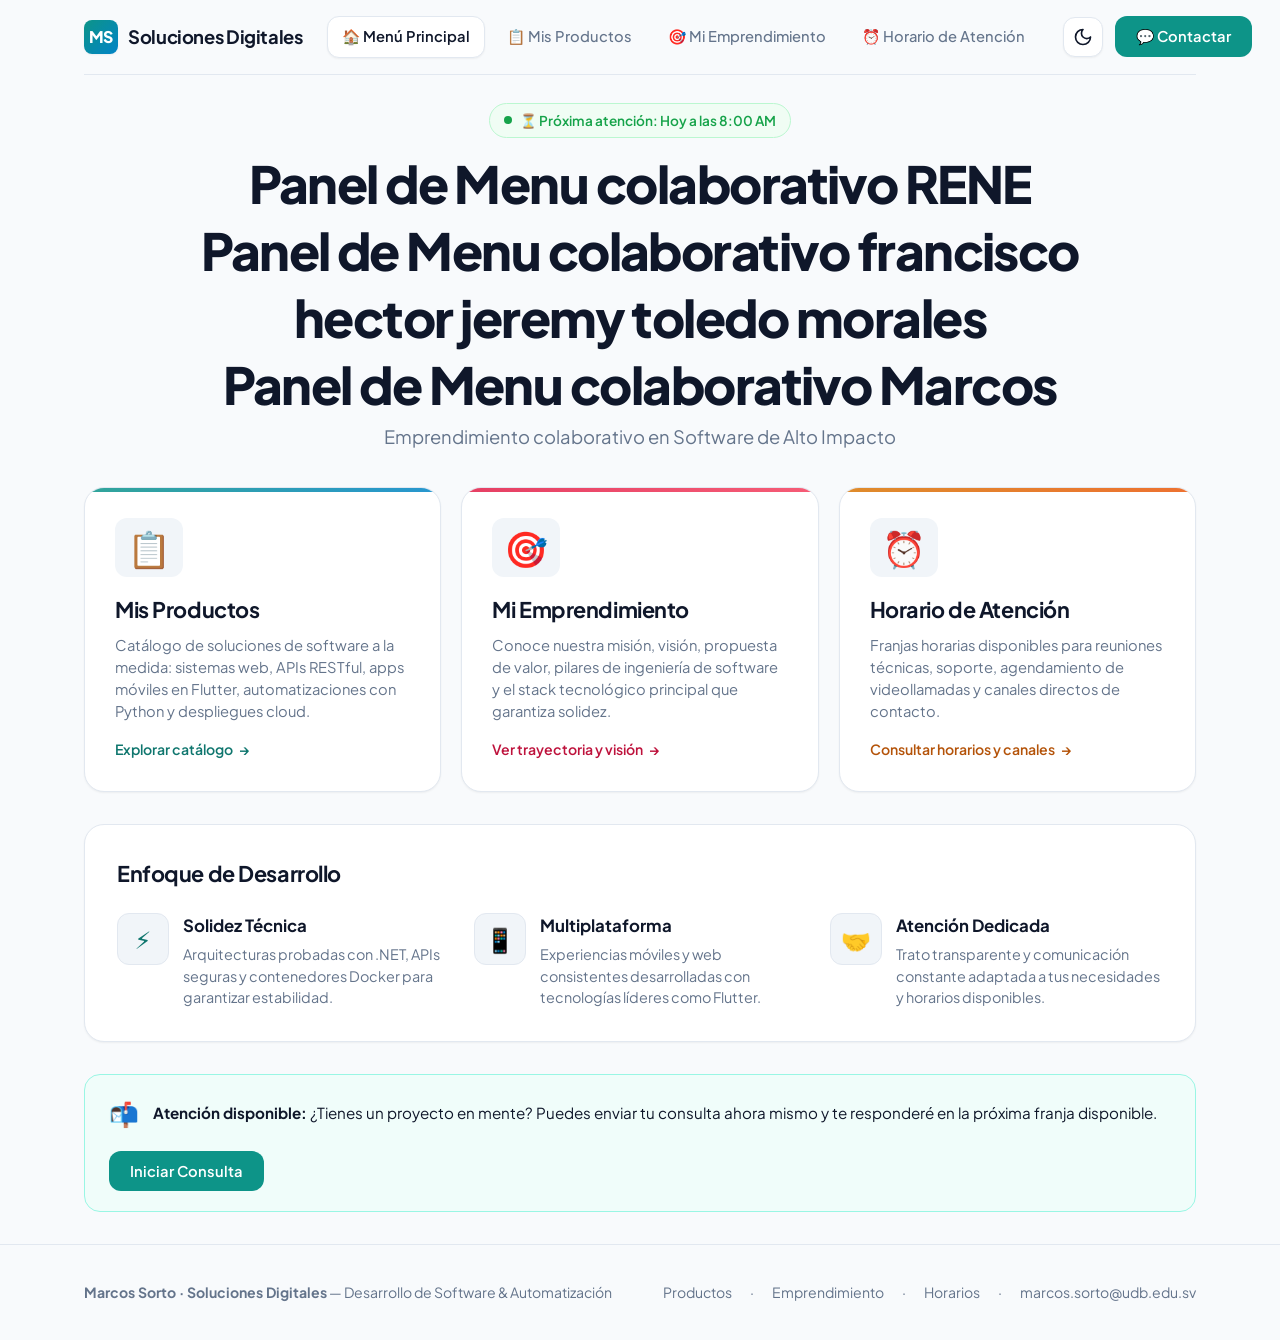
<file: index.html>
<!DOCTYPE html>
<html lang="es">
<head>
  <meta charset="UTF-8">
  <meta name="viewport" content="width=device-width, initial-scale=1.0">
  <title>Panel de Opciones - Soluciones Digitales</title>
  <meta name="description" content="Panel de opciones para servicios de software, información de emprendimiento y horarios de atención.">
  <link rel="preconnect" href="https://fonts.googleapis.com">
  <link rel="preconnect" href="https://fonts.gstatic.com" crossorigin>
  <link href="https://fonts.googleapis.com/css2?family=Plus+Jakarta+Sans:wght@300;400;500;600;700;800&family=JetBrains+Mono:wght@400;500;600&display=swap" rel="stylesheet">
  <link rel="stylesheet" href="./styles.css">
  <script>
    // Prevent theme flash
    (function() {
      const saved = localStorage.getItem('soluciones_theme');
      const theme = saved || (window.matchMedia && window.matchMedia('(prefers-color-scheme: dark)').matches ? 'dark' : 'light');
      document.documentElement.setAttribute('data-theme', theme);
    })();
  </script>
</head>
<body>

  <div class="container">
    <!-- Top Navigation Bar -->
    <header class="nav-bar">
      <a href="./index.html" class="brand-link">
        <span class="brand-icon">MS</span>
        <span>Soluciones Digitales</span>
      </a>

      <nav class="nav-links">
        <a href="./index.html" class="nav-link active">🏠 Menú Principal</a>
        <a href="./productos.html" class="nav-link">📋 Mis Productos</a>
        <a href="./emprendimiento.html" class="nav-link">🎯 Mi Emprendimiento</a>
        <a href="./horarios.html" class="nav-link">⏰ Horario de Atención</a>
      </nav>

      <div class="nav-actions">
        <!-- Theme Switcher (Dark / Light) -->
        <button type="button" class="theme-toggle" aria-label="Cambiar tema">
          <!-- Moon Icon (Light Mode) -->
          <svg class="theme-icon-moon" xmlns="http://www.w3.org/2000/svg" width="20" height="20" viewBox="0 0 24 24" fill="none" stroke="currentColor" stroke-width="2" stroke-linecap="round" stroke-linejoin="round">
            <path d="M12 3a6 6 0 0 0 9 9 9 9 0 1 1-9-9Z"/>
          </svg>
          <!-- Sun Icon (Dark Mode) -->
          <svg class="theme-icon-sun" xmlns="http://www.w3.org/2000/svg" width="20" height="20" viewBox="0 0 24 24" fill="none" stroke="currentColor" stroke-width="2" stroke-linecap="round" stroke-linejoin="round">
            <circle cx="12" cy="12" r="4"/>
            <path d="M12 2v2"/>
            <path d="M12 20v2"/>
            <path d="m4.93 4.93 1.41 1.41"/>
            <path d="m17.66 17.66 1.41 1.41"/>
            <path d="M2 12h2"/>
            <path d="M20 12h2"/>
            <path d="m6.34 17.66-1.41 1.41"/>
            <path d="m19.07 4.93-1.41 1.41"/>
          </svg>
        </button>

        <button onclick="openQuoteModal('Consulta General')" class="btn btn-teal">
          <span>💬 Contactar</span>
        </button>
      </div>
    </header>

    <!-- Page Title & Status -->
    <header class="page-title">
      <div id="live-status-indicator" style="margin-bottom: 16px;"></div>
      <h1>Panel de Menu colaborativo RENE </h1>
      <h1>Panel de Menu colaborativo francisco</h1>
      <h1>hector jeremy toledo morales </h1>
      <h1>Panel de Menu colaborativo Marcos</h1>
      <p>Emprendimiento colaborativo en Software de Alto Impacto</p>
    </header>

    <!-- Hub Cards (3 Core Options) -->
    <main class="dashboard-container">
      <!-- Opción 1: Mis Productos -->
      <a href="./productos.html" target="_self" class="card-menu card-teal">
        <span class="emoji">📋</span>
        <div class="menu-content">
          <h2 class="menu-title">Mis Productos</h2>
          <p class="menu-desc">Catálogo de soluciones de software a la medida: sistemas web, APIs RESTful, apps móviles en Flutter, automatizaciones con Python y despliegues cloud.</p>
        </div>
        <div class="menu-action">
          <span>Explorar catálogo</span>
          <span>→</span>
        </div>
      </a>

      <!-- Opción 2: Mi Emprendimiento -->
      <a href="./emprendimiento.html" target="_self" class="card-menu card-coral">
        <span class="emoji">🎯</span>
        <div class="menu-content">
          <h2 class="menu-title">Mi Emprendimiento</h2>
          <p class="menu-desc">Conoce nuestra misión, visión, propuesta de valor, pilares de ingeniería de software y el stack tecnológico principal que garantiza solidez.</p>
        </div>
        <div class="menu-action">
          <span>Ver trayectoria y visión</span>
          <span>→</span>
        </div>
      </a>

      <!-- Opción 3: Horario de Atención -->
      <a href="./horarios.html" target="_self" class="card-menu card-amber">
        <span class="emoji">⏰</span>
        <div class="menu-content">
          <h2 class="menu-title">Horario de Atención</h2>
          <p class="menu-desc">Franjas horarias disponibles para reuniones técnicas, soporte, agendamiento de videollamadas y canales directos de contacto.</p>
        </div>
        <div class="menu-action">
          <span>Consultar horarios y canales</span>
          <span>→</span>
        </div>
      </a>
    </main>

    <!-- Resumen rápido de Pilares -->
    <section class="panel-box">
      <h2>Enfoque de Desarrollo</h2>
      <div class="grid-cards" style="margin-bottom: 0;">
        <div style="display: flex; gap: 14px; align-items: flex-start;">
          <div class="card-icon" style="color: var(--accent-teal-text); flex-shrink: 0; font-size: 1.5rem;">⚡</div>
          <div>
            <h3 style="font-size: 1.05rem; font-weight: 700; color: var(--text-main); margin-bottom: 4px;">Solidez Técnica</h3>
            <p style="font-size: 0.9rem; color: var(--text-muted); line-height: 1.5;">Arquitecturas probadas con .NET, APIs seguras y contenedores Docker para garantizar estabilidad.</p>
          </div>
        </div>

        <div style="display: flex; gap: 14px; align-items: flex-start;">
          <div class="card-icon" style="color: var(--accent-coral-text); flex-shrink: 0; font-size: 1.5rem;">📱</div>
          <div>
            <h3 style="font-size: 1.05rem; font-weight: 700; color: var(--text-main); margin-bottom: 4px;">Multiplataforma</h3>
            <p style="font-size: 0.9rem; color: var(--text-muted); line-height: 1.5;">Experiencias móviles y web consistentes desarrolladas con tecnologías líderes como Flutter.</p>
          </div>
        </div>

        <div style="display: flex; gap: 14px; align-items: flex-start;">
          <div class="card-icon" style="color: var(--accent-amber-text); flex-shrink: 0; font-size: 1.5rem;">🤝</div>
          <div>
            <h3 style="font-size: 1.05rem; font-weight: 700; color: var(--text-main); margin-bottom: 4px;">Atención Dedicada</h3>
            <p style="font-size: 0.9rem; color: var(--text-muted); line-height: 1.5;">Trato transparente y comunicación constante adaptada a tus necesidades y horarios disponibles.</p>
          </div>
        </div>
      </div>
    </section>

    <!-- Aviso de respuesta -->
    <aside class="notice-box info">
      <div style="display: flex; align-items: center; gap: 14px;">
        <span style="font-size: 1.5rem;">📬</span>
        <span>
          <strong>Atención disponible:</strong> ¿Tienes un proyecto en mente? Puedes enviar tu consulta ahora mismo y te responderé en la próxima franja disponible.
        </span>
      </div>
      <button onclick="openQuoteModal('Consulta General')" class="btn btn-teal">
        Iniciar Consulta
      </button>
    </aside>
  </div>

  <!-- Modal de Consulta Rápida -->
  <div id="quote-modal" class="modal-backdrop">
    <div class="modal-card">
      <div class="modal-header">
        <h3>Solicitar Consulta de Proyecto</h3>
        <button class="modal-close" onclick="closeQuoteModal()" aria-label="Cerrar modal">✕</button>
      </div>
      <form id="quote-form">
        <div class="form-group">
          <label class="form-label" for="quote-name">Tu Nombre / Empresa</label>
          <input type="text" id="quote-name" class="form-input" placeholder="Ej. Carlos Martínez" required>
        </div>
        <div class="form-group">
          <label class="form-label" for="quote-service-select">Servicio de Interés</label>
          <select id="quote-service-select" class="form-select">
            <option value="Sistemas Web & APIs Backend">Sistemas Web & APIs Backend (.NET)</option>
            <option value="Aplicaciones Móviles con Flutter">Aplicaciones Móviles (Flutter)</option>
            <option value="Automatización & Cuadros de Mando">Automatización & Dashboards (Python)</option>
            <option value="Despliegue Cloud & Contenerización">Despliegue Cloud & Docker</option>
            <option value="Consulta General">Otra consulta general</option>
          </select>
        </div>
        <div class="form-group">
          <label class="form-label" for="quote-details">Breve descripción del requerimiento</label>
          <textarea id="quote-details" class="form-textarea" rows="4" placeholder="Cuéntame sobre las funcionalidades o necesidades que deseas resolver..." required></textarea>
        </div>
        <div style="display: flex; gap: 12px; justify-content: flex-end; margin-top: 24px;">
          <button type="button" class="btn btn-secondary" onclick="closeQuoteModal()">Cancelar</button>
          <button type="submit" class="btn btn-teal">✉️ Enviar Solicitud por Correo</button>
        </div>
      </form>
    </div>
  </div>

  <!-- Footer -->
  <footer class="app-footer">
    <div class="container footer-content">
      <div>
        <strong>Marcos Sorto · Soluciones Digitales</strong> — Desarrollo de Software & Automatización
      </div>
      <div class="footer-links">
        <a href="./productos.html">Productos</a>
        <span>·</span>
        <a href="./emprendimiento.html">Emprendimiento</a>
        <span>·</span>
        <a href="./horarios.html">Horarios</a>
        <span>·</span>
        <a href="mailto:marcos.sorto@udb.edu.sv">marcos.sorto@udb.edu.sv</a>
      </div>
    </div>
  </footer>

  <script src="./script.js"></script>
</body>
</html>
</file>
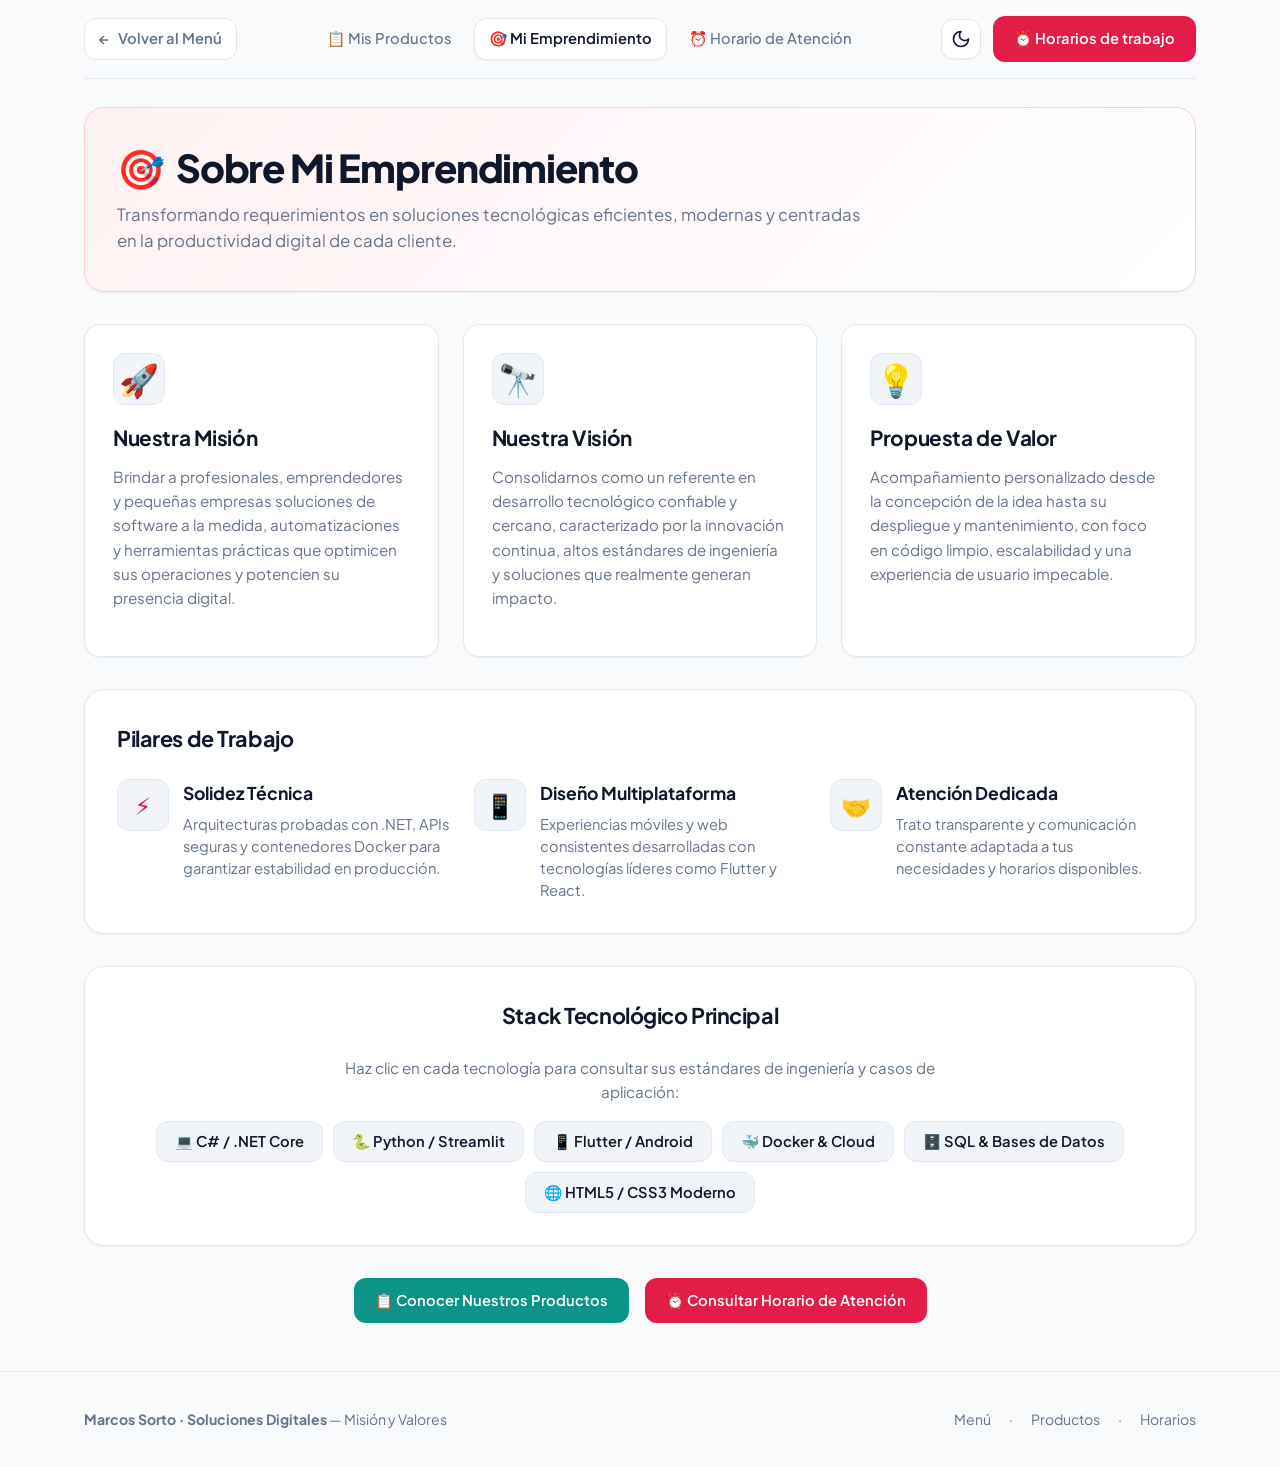
<file: emprendimiento.html>
<!DOCTYPE html>
<html lang="es">
<head>
  <meta charset="UTF-8">
  <meta name="viewport" content="width=device-width, initial-scale=1.0">
  <title>Mi Emprendimiento - Soluciones Digitales</title>
  <meta name="description" content="Misión, visión, propuesta de valor y pilares técnicos de nuestro emprendimiento de desarrollo de software.">
  <link rel="preconnect" href="https://fonts.googleapis.com">
  <link rel="preconnect" href="https://fonts.gstatic.com" crossorigin>
  <link href="https://fonts.googleapis.com/css2?family=Plus+Jakarta+Sans:wght@300;400;500;600;700;800&family=JetBrains+Mono:wght@400;500;600&display=swap" rel="stylesheet">
  <link rel="stylesheet" href="./styles.css">
  <script>
    (function() {
      const saved = localStorage.getItem('soluciones_theme');
      const theme = saved || (window.matchMedia && window.matchMedia('(prefers-color-scheme: dark)').matches ? 'dark' : 'light');
      document.documentElement.setAttribute('data-theme', theme);
    })();
  </script>
</head>
<body>

  <div class="container">
    <!-- Top Navigation Bar -->
    <header class="nav-bar">
      <a href="./index.html" class="btn-back">
        <span>←</span> Volver al Menú
      </a>

      <nav class="nav-links">
        <a href="./productos.html" class="nav-link">📋 Mis Productos</a>
        <a href="./emprendimiento.html" class="nav-link active">🎯 Mi Emprendimiento</a>
        <a href="./horarios.html" class="nav-link">⏰ Horario de Atención</a>
      </nav>

      <div class="nav-actions">
        <!-- Theme Switcher (Dark / Light) -->
        <button type="button" class="theme-toggle" aria-label="Cambiar tema">
          <!-- Moon Icon (Light Mode) -->
          <svg class="theme-icon-moon" xmlns="http://www.w3.org/2000/svg" width="20" height="20" viewBox="0 0 24 24" fill="none" stroke="currentColor" stroke-width="2" stroke-linecap="round" stroke-linejoin="round">
            <path d="M12 3a6 6 0 0 0 9 9 9 9 0 1 1-9-9Z"/>
          </svg>
          <!-- Sun Icon (Dark Mode) -->
          <svg class="theme-icon-sun" xmlns="http://www.w3.org/2000/svg" width="20" height="20" viewBox="0 0 24 24" fill="none" stroke="currentColor" stroke-width="2" stroke-linecap="round" stroke-linejoin="round">
            <circle cx="12" cy="12" r="4"/>
            <path d="M12 2v2"/>
            <path d="M12 20v2"/>
            <path d="m4.93 4.93 1.41 1.41"/>
            <path d="m17.66 17.66 1.41 1.41"/>
            <path d="M2 12h2"/>
            <path d="M20 12h2"/>
            <path d="m6.34 17.66-1.41 1.41"/>
            <path d="m19.07 4.93-1.41 1.41"/>
          </svg>
        </button>

        <a href="./horarios.html" class="btn btn-coral">
          <span>⏰ Horarios de trabajo </span>
        </a>
      </div>
    </header>

    <!-- Encabezado Banner -->
    <section class="header-banner banner-coral">
      <h1><span>🎯</span> Sobre Mi Emprendimiento</h1>
      <p>Transformando requerimientos en soluciones tecnológicas eficientes, modernas y centradas en la productividad digital de cada cliente.</p>
    </section>

    <!-- Misión, Visión y Propuesta de Valor -->
    <main class="grid-cards">
      <article class="card-item">
        <div>
          <div class="card-icon" style="color: var(--accent-coral);">🚀</div>
          <h2>Nuestra Misión</h2>
          <p>Brindar a profesionales, emprendedores y pequeñas empresas soluciones de software a la medida, automatizaciones y herramientas prácticas que optimicen sus operaciones y potencien su presencia digital.</p>
        </div>
      </article>

      <article class="card-item">
        <div>
          <div class="card-icon" style="color: var(--accent-teal);">🔭</div>
          <h2>Nuestra Visión</h2>
          <p>Consolidarnos como un referente en desarrollo tecnológico confiable y cercano, caracterizado por la innovación continua, altos estándares de ingeniería y soluciones que realmente generan impacto.</p>
        </div>
      </article>

      <article class="card-item">
        <div>
          <div class="card-icon" style="color: var(--accent-amber);">💡</div>
          <h2>Propuesta de Valor</h2>
          <p>Acompañamiento personalizado desde la concepción de la idea hasta su despliegue y mantenimiento, con foco en código limpio, escalabilidad y una experiencia de usuario impecable.</p>
        </div>
      </article>
    </main>

    <!-- Pilares de Trabajo -->
    <section class="panel-box">
      <h2>Pilares de Trabajo</h2>
      <div class="grid-cards" style="margin-bottom: 0;">
        <div style="display: flex; align-items: flex-start; gap: 14px;">
          <div class="card-icon" style="color: var(--accent-coral); flex-shrink: 0; font-size: 1.5rem;">⚡</div>
          <div>
            <h3 style="font-size: 1.1rem; font-weight: 700; margin-bottom: 6px; color: var(--text-main);">Solidez Técnica</h3>
            <p style="font-size: 0.92rem; color: var(--text-muted); line-height: 1.5;">Arquitecturas probadas con .NET, APIs seguras y contenedores Docker para garantizar estabilidad en producción.</p>
          </div>
        </div>

        <div style="display: flex; align-items: flex-start; gap: 14px;">
          <div class="card-icon" style="color: var(--accent-coral); flex-shrink: 0; font-size: 1.5rem;">📱</div>
          <div>
            <h3 style="font-size: 1.1rem; font-weight: 700; margin-bottom: 6px; color: var(--text-main);">Diseño Multiplataforma</h3>
            <p style="font-size: 0.92rem; color: var(--text-muted); line-height: 1.5;">Experiencias móviles y web consistentes desarrolladas con tecnologías líderes como Flutter y React.</p>
          </div>
        </div>

        <div style="display: flex; align-items: flex-start; gap: 14px;">
          <div class="card-icon" style="color: var(--accent-coral); flex-shrink: 0; font-size: 1.5rem;">🤝</div>
          <div>
            <h3 style="font-size: 1.1rem; font-weight: 700; margin-bottom: 6px; color: var(--text-main);">Atención Dedicada</h3>
            <p style="font-size: 0.92rem; color: var(--text-muted); line-height: 1.5;">Trato transparente y comunicación constante adaptada a tus necesidades y horarios disponibles.</p>
          </div>
        </div>
      </div>
    </section>

    <!-- Stack Tecnológico Interactivo -->
    <section class="panel-box" style="text-align: center;">
      <h2>Stack Tecnológico Principal</h2>
      <p style="font-size: 0.95rem; color: var(--text-muted); max-width: 600px; margin: 0 auto 16px;">
        Haz clic en cada tecnología para consultar sus estándares de ingeniería y casos de aplicación:
      </p>

      <div class="chip-list">
        <button type="button" class="chip" data-tech="C# / .NET Core">💻 C# / .NET Core</button>
        <button type="button" class="chip" data-tech="Python / Streamlit">🐍 Python / Streamlit</button>
        <button type="button" class="chip" data-tech="Flutter / Android">📱 Flutter / Android</button>
        <button type="button" class="chip" data-tech="Docker & Cloud">🐳 Docker & Cloud</button>
        <button type="button" class="chip" data-tech="SQL & Bases de Datos">🗄️ SQL & Bases de Datos</button>
        <button type="button" class="chip" data-tech="HTML5 / CSS3 Moderno">🌐 HTML5 / CSS3 Moderno</button>
      </div>

      <!-- Detalle interactivo del stack -->
      <div id="tech-stack-detail" style="margin-top: 24px; padding: 20px; border-radius: var(--radius-md); background: var(--bg-page-subtle); border: 1px solid var(--border-subtle); display: none;"></div>
    </section>

    <!-- Botones de Acción -->
    <footer class="actions-bar">
      <a href="./productos.html" class="btn btn-teal">📋 Conocer Nuestros Productos</a>
      <a href="./horarios.html" class="btn btn-coral">⏰ Consultar Horario de Atención</a>
    </footer>
  </div>

  <!-- Footer -->
  <footer class="app-footer">
    <div class="container footer-content">
      <div>
        <strong>Marcos Sorto · Soluciones Digitales</strong> — Misión y Valores
      </div>
      <div class="footer-links">
        <a href="./index.html">Menú</a>
        <span>·</span>
        <a href="./productos.html">Productos</a>
        <span>·</span>
        <a href="./horarios.html">Horarios</a>
      </div>
    </div>
  </footer>

  <script src="./script.js"></script>
</body>
</html>
</file>
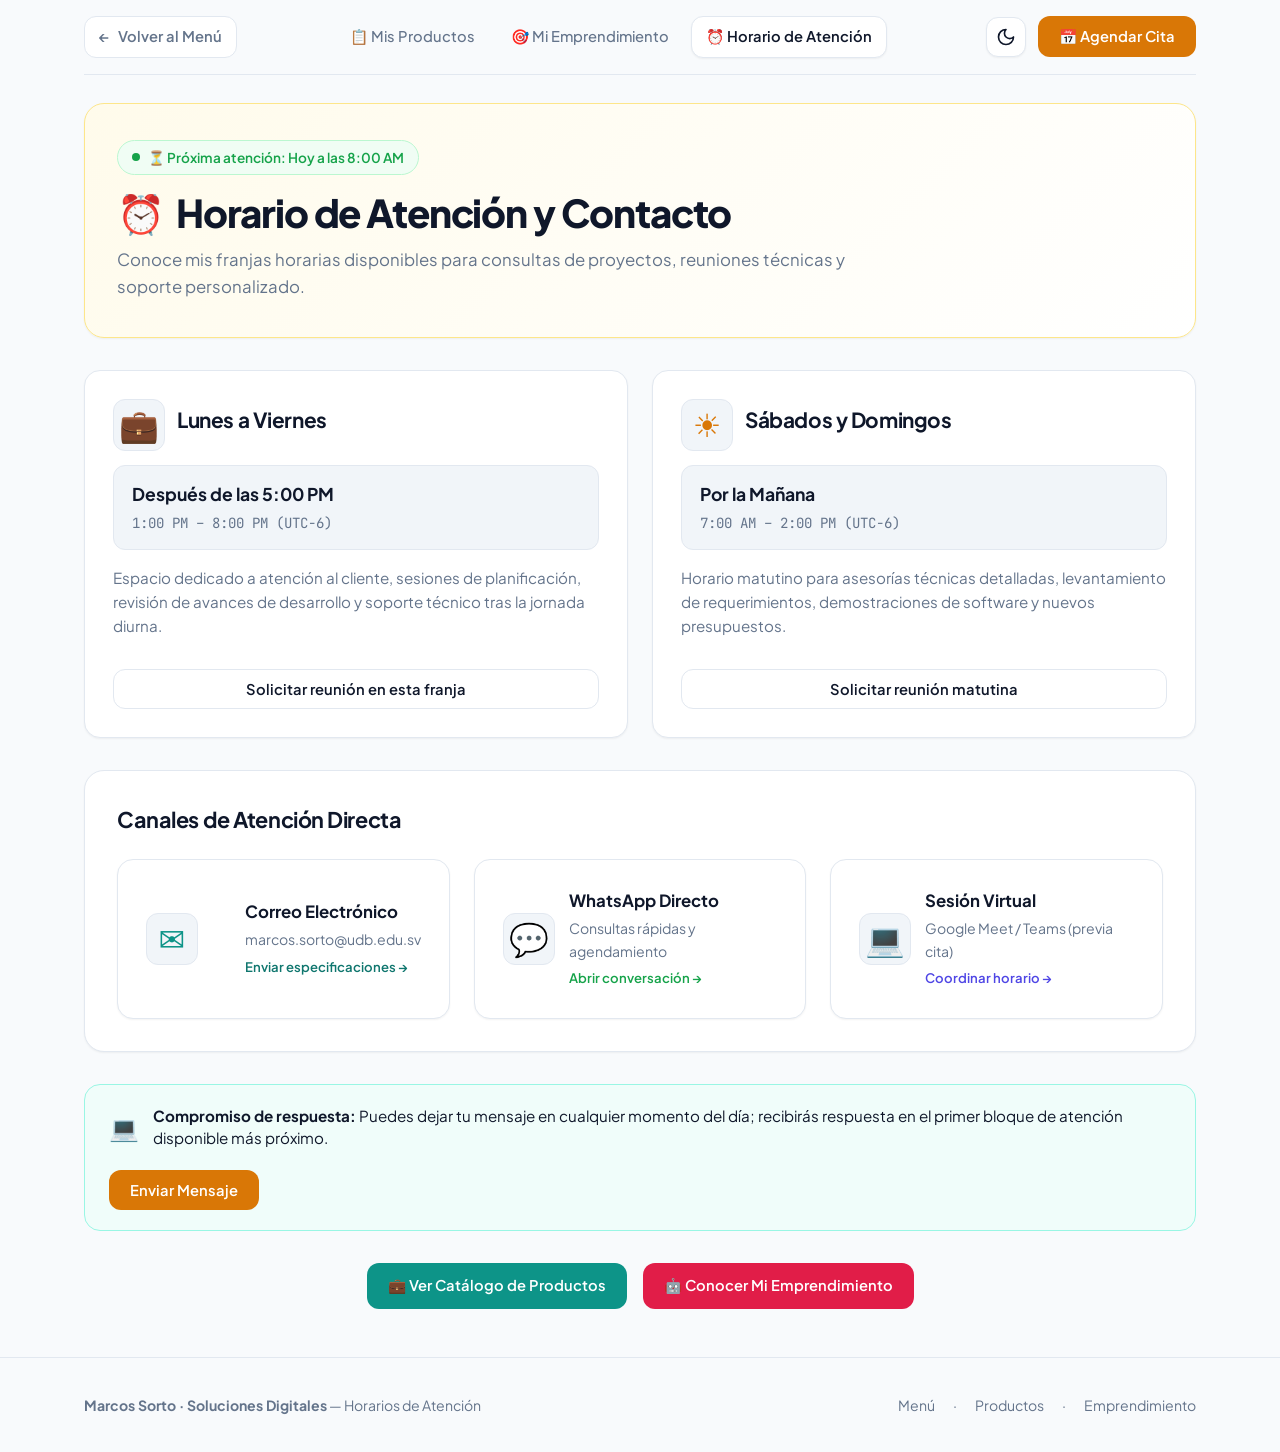
<file: horarios.html>
<!DOCTYPE html>
  <html lang="es">
  <head>
    <meta charset="UTF-8">
    <meta name="viewport" content="width=device-width, initial-scale=1.0">
    <title>Horario de Atención y Contacto - Soluciones Digitales</title>
    <meta name="description" content="Franjas horarias disponibles para consultas, agendamiento de videollamadas y canales directos de contacto.">
    <link rel="preconnect" href="https://fonts.googleapis.com">
    <link rel="preconnect" href="https://fonts.gstatic.com" crossorigin>
    <link href="https://fonts.googleapis.com/css2?family=Plus+Jakarta+Sans:wght@300;400;500;600;700;800&family=JetBrains+Mono:wght@400;500;600&display=swap" rel="stylesheet">
    <link rel="stylesheet" href="./styles.css">
    <script>
      (function() {
        const saved = localStorage.getItem('soluciones_theme');
        const theme = saved || (window.matchMedia && window.matchMedia('(prefers-color-scheme: dark)').matches ? 'dark' : 'light');
        document.documentElement.setAttribute('data-theme', theme);
      })();
    </script>
  </head>
  <body>

    <div class="container">
      <!-- Top Navigation Bar -->
      <header class="nav-bar">
        <a href="./index.html" class="btn-back">
          <span>←</span> Volver al Menú
        </a>

        <nav class="nav-links">
          <a href="./productos.html" class="nav-link">📋 Mis Productos</a>
          <a href="./emprendimiento.html" class="nav-link">🎯 Mi Emprendimiento</a>
          <a href="./horarios.html" class="nav-link active">⏰ Horario de Atención</a>
        </nav>

        <div class="nav-actions">
          <!-- Theme Switcher (Dark / Light) -->
          <button type="button" class="theme-toggle" aria-label="Cambiar tema">
            <!-- Moon Icon (Light Mode) -->
            <svg class="theme-icon-moon" xmlns="http://www.w3.org/2000/svg" width="20" height="20" viewBox="0 0 24 24" fill="none" stroke="currentColor" stroke-width="2" stroke-linecap="round" stroke-linejoin="round">
              <path d="M12 3a6 6 0 0 0 9 9 9 9 0 1 1-9-9Z"/>
            </svg>
            <!-- Sun Icon (Dark Mode) -->
            <svg class="theme-icon-sun" xmlns="http://www.w3.org/2000/svg" width="20" height="20" viewBox="0 0 24 24" fill="none" stroke="currentColor" stroke-width="2" stroke-linecap="round" stroke-linejoin="round">
              <circle cx="12" cy="12" r="4"/>
              <path d="M12 2v2"/>
              <path d="M12 20v2"/>
              <path d="m4.93 4.93 1.41 1.41"/>
              <path d="m17.66 17.66 1.41 1.41"/>
              <path d="M2 12h2"/>
              <path d="M20 12h2"/>
              <path d="m6.34 17.66-1.41 1.41"/>
              <path d="m19.07 4.93-1.41 1.41"/>
            </svg>
          </button>

          <button onclick="openQuoteModal('Agendar Reunión')" class="btn btn-amber">
            <span>📅 Agendar Cita</span>
          </button>
        </div>
      </header>

      <!-- Encabezado Banner -->
      <section class="header-banner banner-amber">
        <div id="live-status-indicator" style="margin-bottom: 14px;"></div>
        <h1><span>⏰</span> Horario de Atención y Contacto</h1>
        <p>Conoce mis franjas horarias disponibles para consultas de proyectos, reuniones técnicas y soporte personalizado.</p>
      </section>

      <!-- Grilla de Horarios -->
      <main class="grid-cards">
        <!-- Durante la semana -->
        <article class="card-item">
          <div>
            <div style="display: flex; align-items: center; gap: 12px; margin-bottom: 14px;">
              <div class="card-icon" style="margin-bottom: 0; color: var(--accent-amber);">💼</div>
              <h2>Lunes a Viernes</h2>
            </div>
            <div class="time-slot">
              <span class="time-highlight">Después de las 5:00 PM</span>
              <span class="time-note">1:00 PM – 8:00 PM (UTC-6)</span>
            </div>
            <p>
              Espacio dedicado a atención al cliente, sesiones de planificación, revisión de avances de desarrollo y soporte técnico tras la jornada diurna.
            </p>
          </div>
          <button onclick="openQuoteModal('Reunión Lunes a Viernes (Noche)')" class="btn btn-secondary" style="width: 100%; margin-top: 12px;">
            Solicitar reunión en esta franja
          </button>
        </article>

        <!-- Fines de semana -->
        <article class="card-item">
          <div>
            <div style="display: flex; align-items: center; gap: 12px; margin-bottom: 14px;">
              <div class="card-icon" style="margin-bottom: 0; color: var(--accent-amber);">☀️</div>
              <h2>Sábados y Domingos</h2>
            </div>
            <div class="time-slot">
              <span class="time-highlight">Por la Mañana</span>
              <span class="time-note">7:00 AM – 2:00 PM (UTC-6)</span>
            </div>
            <p>
              Horario matutino para asesorías técnicas detalladas, levantamiento de requerimientos, demostraciones de software y nuevos presupuestos.
            </p>
          </div>
          <button onclick="openQuoteModal('Asesoría Fin de Semana (Mañana)')" class="btn btn-secondary" style="width: 100%; margin-top: 12px;">
            Solicitar reunión matutina
          </button>
        </article>
      </main>

      <!-- Canales de Comunicación -->
      <section class="panel-box">
        <h2>Canales de Atención Directa</h2>
        <div class="grid-cards" style="margin-bottom: 0;">
          <a href="mailto:marcos.sorto@udb.edu.sv?subject=Consulta%20de%20Proyecto%20de%20Software" class="card-item" style="text-decoration: none; color: inherit; flex-direction: row; align-items: center; gap: 14px;">
            <div class="card-icon" style="margin-bottom: 0; flex-shrink: 0; color: var(--accent-teal);">✉️</div>
            <div>
              <h3 style="font-size: 1.05rem; font-weight: 700; color: var(--text-main); margin-bottom: 2px;">Correo Electrónico</h3>
              <p style="font-size: 0.88rem; margin-bottom: 2px; color: var(--text-muted);">marcos.sorto@udb.edu.sv</p>
              <span style="font-size: 0.82rem; color: var(--accent-teal-text); font-weight: 600;">Enviar especificaciones →</span>
            </div>
          </a>

          <a href="https://wa.me/?text=Hola%20Marcos,%20deseo%20consultar%20sobre%20tus%20servicios%20de%20desarrollo%20de%20software" target="_blank" rel="noopener noreferrer" class="card-item" style="text-decoration: none; color: inherit; flex-direction: row; align-items: center; gap: 14px;">
            <div class="card-icon" style="margin-bottom: 0; flex-shrink: 0; color: var(--color-success);">💬</div>
            <div>
              <h3 style="font-size: 1.05rem; font-weight: 700; color: var(--text-main); margin-bottom: 2px;">WhatsApp Directo</h3>
              <p style="font-size: 0.88rem; margin-bottom: 2px; color: var(--text-muted);">Consultas rápidas y agendamiento</p>
              <span style="font-size: 0.82rem; color: var(--color-success); font-weight: 600;">Abrir conversación →</span>
            </div>
          </a>

          <div class="card-item" onclick="openQuoteModal('Sesión Virtual')" style="cursor: pointer; flex-direction: row; align-items: center; gap: 14px;">
            <div class="card-icon" style="margin-bottom: 0; flex-shrink: 0; color: var(--accent-indigo);">💻</div>
            <div>
              <h3 style="font-size: 1.05rem; font-weight: 700; color: var(--text-main); margin-bottom: 2px;">Sesión Virtual</h3>
              <p style="font-size: 0.88rem; margin-bottom: 2px; color: var(--text-muted);">Google Meet / Teams (previa cita)</p>
              <span style="font-size: 0.82rem; color: var(--accent-indigo); font-weight: 600;">Coordinar horario →</span>
            </div>
          </div>
        </div>
      </section>

      <!-- Mensaje informativo -->
      <aside class="notice-box info">
        <div style="display: flex; align-items: center; gap: 14px;">
          <span style="font-size: 1.5rem;">💻</span>
          <span>
            <strong>Compromiso de respuesta:</strong> Puedes dejar tu mensaje en cualquier momento del día; recibirás respuesta en el primer bloque de atención disponible más próximo.
          </span>
        </div>
        <button onclick="openQuoteModal('Consulta Rápida')" class="btn btn-amber">
          Enviar Mensaje
        </button>
      </aside>

      <!-- Navegación complementaria -->
      <footer class="actions-bar">
        <a href="./productos.html" class="btn btn-teal">💼 Ver Catálogo de Productos</a>
        <a href="./emprendimiento.html" class="btn btn-coral">🤖 Conocer Mi Emprendimiento</a>
      </footer>
    </div>

    <!-- Modal de Contacto / Agendamiento -->
    <div id="quote-modal" class="modal-backdrop">
      <div class="modal-card">
        <div class="modal-header">
          <h3>Coordinar Sesión o Consulta</h3>
          <button class="modal-close" onclick="closeQuoteModal()" aria-label="Cerrar modal">✕</button>
        </div>
        <form id="quote-form">
          <div class="form-group">
            <label class="form-label" for="quote-name">Tu Nombre o Empresa</label>
            <input type="text" id="quote-name" class="form-input" placeholder="Ej. Roberto Gómez" required>
          </div>
          <div class="form-group">
            <label class="form-label" for="quote-service-select">Motivo o Franja de Interés</label>
            <select id="quote-service-select" class="form-select">
              <option value="Reunión Lunes a Viernes (Noche)">Lunes a jueves (1:00 PM – 5:00 PM)</option>
              <option value="Asesoría Fin de Semana (Mañana)">Sábados y Domingos (10:00 AM – 3:30 PM)</option>
              <option value="Sesión Virtual por Google Meet">Sesión Virtual (Google Meet / Teams)</option>
              <option value="Presupuesto y Levantamiento de Requerimientos">Cotización y Presupuesto</option>
            </select>
          </div>
          <div class="form-group">
            <label class="form-label" for="quote-details">Mensaje o detalles de la consulta</label>
            <textarea id="quote-details" class="form-textarea" rows="4" placeholder="Indica el tema a tratar o la fecha/hora tentativa que prefieres..." required></textarea>
          </div>
          <div style="display: flex; gap: 12px; justify-content: flex-end; margin-top: 24px;">
            <button type="button" class="btn btn-secondary" onclick="closeQuoteModal()">Cerrar</button>
            <button type="submit" class="btn btn-amber">✉️ Enviar a marcos.sorto@udb.edu.sv</button>
          </div>
        </form>
      </div>
    </div>

    <!-- Footer -->
    <footer class="app-footer">
      <div class="container footer-content">
        <div>
          <strong>Marcos Sorto · Soluciones Digitales</strong> — Horarios de Atención
        </div>
        <div class="footer-links">
          <a href="./index.html">Menú</a>
          <span>·</span>
          <a href="./productos.html">Productos</a>
          <span>·</span>
          <a href="./emprendimiento.html">Emprendimiento</a>
        </div>
      </div>
    </footer>

    <script src="./script.js"></script>
  </body>
  </html>
</file>
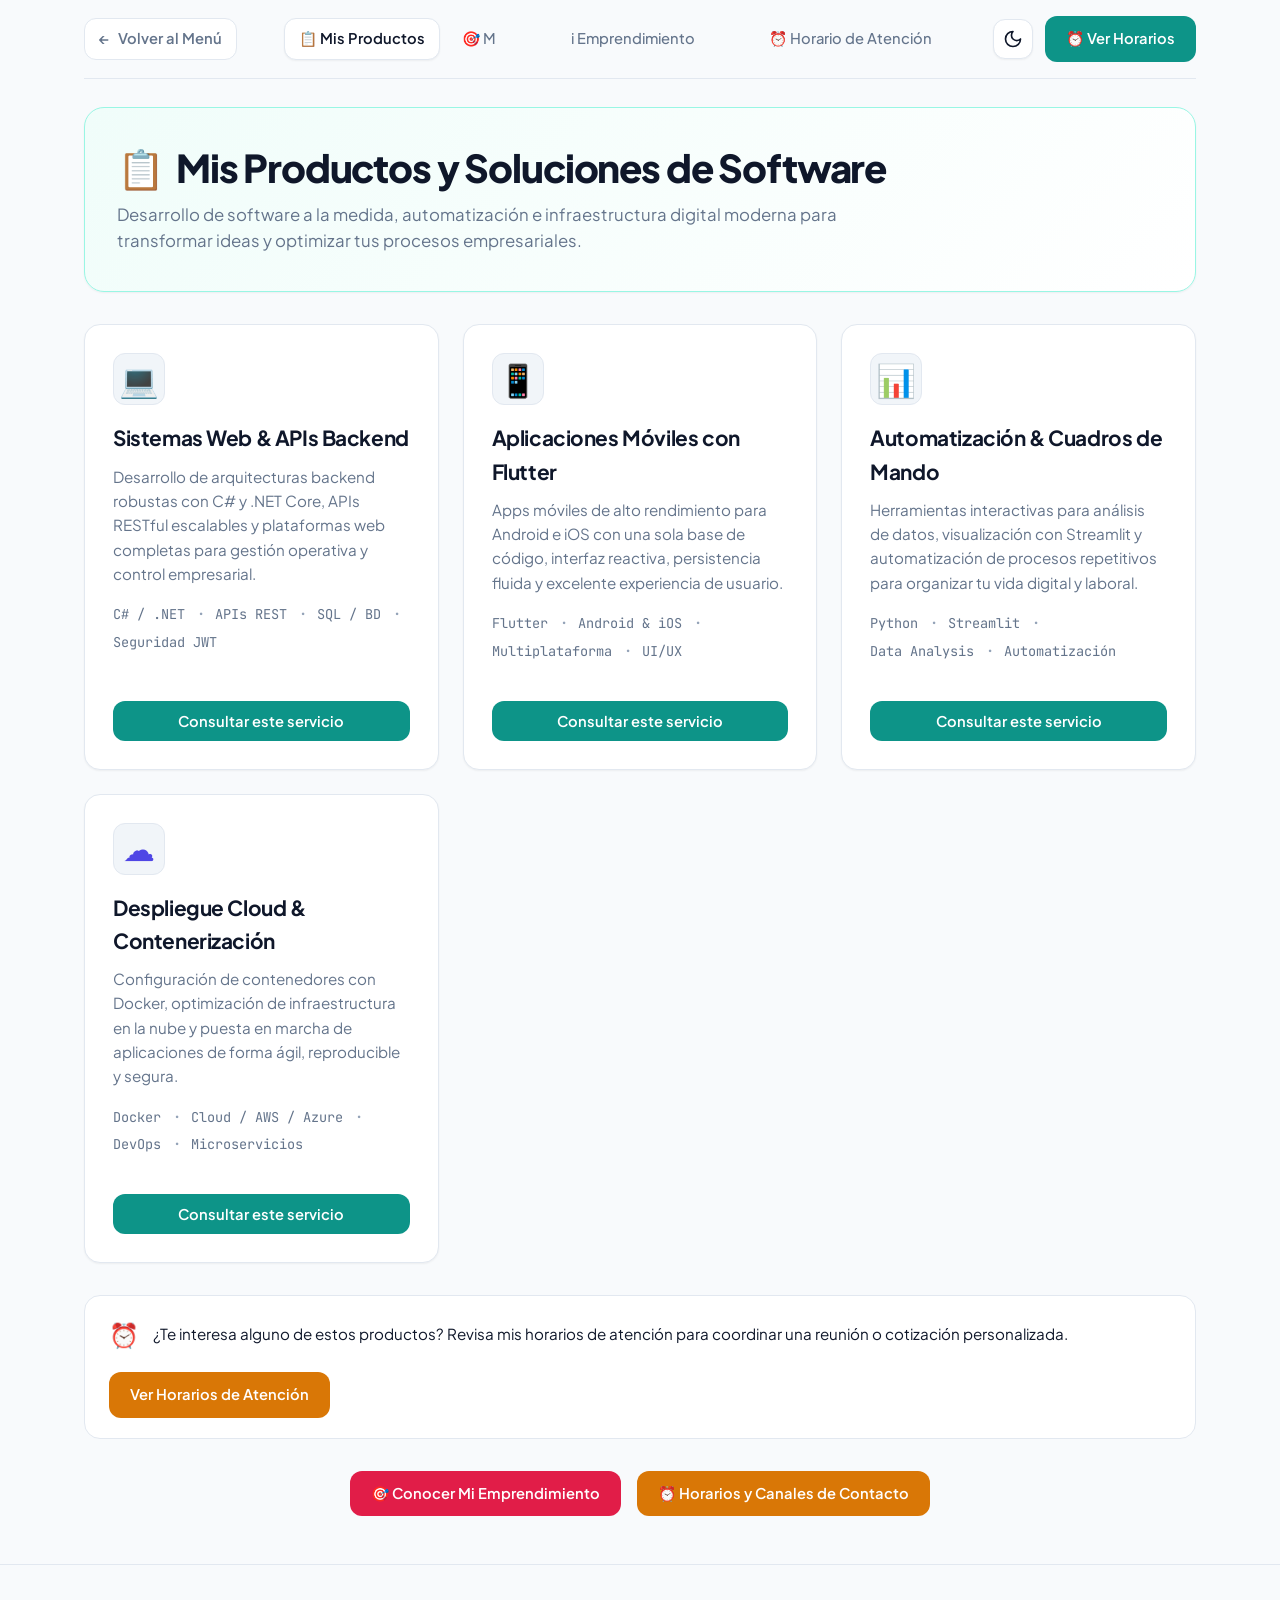
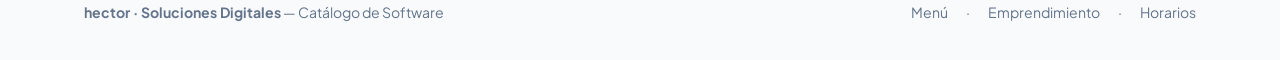
<file: productos.html>
<!DOCTYPE html>
<html lang="es">
<head>
  <meta charset="UTF-8">
  <meta name="viewport" content="width=device-width, initial-scale=1.0">
  <title>Mis Productos de Software - Soluciones Digitales</title>
  <meta name="description" content="Desarrollo de software a la medida, sistemas web, apps móviles con Flutter, automatizaciones y contenedores cloud.">
  <link rel="preconnect" href="https://fonts.googleapis.com">
  <link rel="preconnect" href="https://fonts.gstatic.com" crossorigin>
  <link href="https://fonts.googleapis.com/css2?family=Plus+Jakarta+Sans:wght@300;400;500;600;700;800&family=JetBrains+Mono:wght@400;500;600&display=swap" rel="stylesheet">
  <link rel="stylesheet" href="./styles.css">
  <script>
    (function() {
      const saved = localStorage.getItem('soluciones_theme');
      const theme = saved || (window.matchMedia && window.matchMedia('(prefers-color-scheme: dark)').matches ? 'dark' : 'light');
      document.documentElement.setAttribute('data-theme', theme);
    })();
  </script>
</head>
<body>

  <div class="container">
    <!-- Top Navigation Bar -->
    <header class="nav-bar">
      <a href="./index.html" class="btn-back">
        <span>←</span> Volver al Menú
      </a>

      <nav class="nav-links">
        <a href="./productos.html" class="nav-link active">📋 Mis Productos</a>
        <a href="./emprendimiento.html" class="nav-link">🎯 M
      </nav>i Emprendimiento</a>
        <a href="./horarios.html" class="nav-link">⏰ Horario de Atención</a>

      <div class="nav-actions">
        <!-- Theme Switcher (Dark / Light) -->
        <button type="button" class="theme-toggle" aria-label="Cambiar tema">
          <!-- Moon Icon (Light Mode) -->
          <svg class="theme-icon-moon" xmlns="http://www.w3.org/2000/svg" width="20" height="20" viewBox="0 0 24 24" fill="none" stroke="currentColor" stroke-width="2" stroke-linecap="round" stroke-linejoin="round">
            <path d="M12 3a6 6 0 0 0 9 9 9 9 0 1 1-9-9Z"/>
          </svg>
          <!-- Sun Icon (Dark Mode) -->
          <svg class="theme-icon-sun" xmlns="http://www.w3.org/2000/svg" width="20" height="20" viewBox="0 0 24 24" fill="none" stroke="currentColor" stroke-width="2" stroke-linecap="round" stroke-linejoin="round">
            <circle cx="12" cy="12" r="4"/>
            <path d="M12 2v2"/>
            <path d="M12 20v2"/>
            <path d="m4.93 4.93 1.41 1.41"/>
            <path d="m17.66 17.66 1.41 1.41"/>
            <path d="M2 12h2"/>
            <path d="M20 12h2"/>
            <path d="m6.34 17.66-1.41 1.41"/>
            <path d="m19.07 4.93-1.41 1.41"/>
          </svg>
        </button>

        <a href="./horarios.html" class="btn btn-teal">
          <span>⏰ Ver Horarios</span>
        </a>
      </div>
    </header>

    <!-- Encabezado Banner -->
    <section class="header-banner banner-teal">
      <h1><span>📋</span> Mis Productos y Soluciones de Software</h1>
      <p>Desarrollo de software a la medida, automatización e infraestructura digital moderna para transformar ideas y optimizar tus procesos empresariales.</p>
    </section>

    <!-- Catálogo de productos -->
    <main class="grid-cards">
      <!-- Producto 1 -->
      <article class="card-item">
        <div>
          <div class="card-icon" style="color: var(--accent-teal);">💻</div>
          <h2>Sistemas Web & APIs Backend</h2>
          <p>Desarrollo de arquitecturas backend robustas con C# y .NET Core, APIs RESTful escalables y plataformas web completas para gestión operativa y control empresarial.</p>
          <div class="tags">
            <span class="tag">C# / .NET</span>
            <span class="tag">APIs REST</span>
            <span class="tag">SQL / BD</span>
            <span class="tag">Seguridad JWT</span>
          </div>
        </div>
        <div style="display: flex; gap: 10px; margin-top: 16px;">
          <button onclick="openQuoteModal('Sistemas Web & APIs Backend')" class="btn btn-teal" style="flex: 1;">
            Consultar este servicio
          </button>
        </div>
      </article>

      <!-- Producto 2 -->
      <article class="card-item">
        <div>
          <div class="card-icon" style="color: var(--accent-coral);">📱</div>
          <h2>Aplicaciones Móviles con Flutter</h2>
          <p>Apps móviles de alto rendimiento para Android e iOS con una sola base de código, interfaz reactiva, persistencia fluida y excelente experiencia de usuario.</p>
          <div class="tags">
            <span class="tag">Flutter</span>
            <span class="tag">Android & iOS</span>
            <span class="tag">Multiplataforma</span>
            <span class="tag">UI/UX</span>
          </div>
        </div>
        <div style="display: flex; gap: 10px; margin-top: 16px;">
          <button onclick="openQuoteModal('Aplicaciones Móviles con Flutter')" class="btn btn-teal" style="flex: 1;">
            Consultar este servicio
          </button>
        </div>
      </article>

      <!-- Producto 3 -->
      <article class="card-item">
        <div>
          <div class="card-icon" style="color: var(--accent-amber);">📊</div>
          <h2>Automatización & Cuadros de Mando</h2>
          <p>Herramientas interactivas para análisis de datos, visualización con Streamlit y automatización de procesos repetitivos para organizar tu vida digital y laboral.</p>
          <div class="tags">
            <span class="tag">Python</span>
            <span class="tag">Streamlit</span>
            <span class="tag">Data Analysis</span>
            <span class="tag">Automatización</span>
          </div>
        </div>
        <div style="display: flex; gap: 10px; margin-top: 16px;">
          <button onclick="openQuoteModal('Automatización & Cuadros de Mando')" class="btn btn-teal" style="flex: 1;">
            Consultar este servicio
          </button>
        </div>
      </article>

      <!-- Producto 4 -->
      <article class="card-item">
        <div>
          <div class="card-icon" style="color: var(--accent-indigo);">☁️</div>
          <h2>Despliegue Cloud & Contenerización</h2>
          <p>Configuración de contenedores con Docker, optimización de infraestructura en la nube y puesta en marcha de aplicaciones de forma ágil, reproducible y segura.</p>
          <div class="tags">
            <span class="tag">Docker</span>
            <span class="tag">Cloud / AWS / Azure</span>
            <span class="tag">DevOps</span>
            <span class="tag">Microservicios</span>
          </div>
        </div>
        <div style="display: flex; gap: 10px; margin-top: 16px;">
          <button onclick="openQuoteModal('Despliegue Cloud & Contenerización')" class="btn btn-teal" style="flex: 1;">
            Consultar este servicio
          </button>
        </div>
      </article>
    </main>

    <!-- Aviso de horario interactivo -->
    <aside class="notice-box">
      <div style="display: flex; align-items: center; gap: 14px;">
        <span style="font-size: 1.5rem;">⏰</span>
        <span>¿Te interesa alguno de estos productos? Revisa mis horarios de atención para coordinar una reunión o cotización personalizada.</span>
      </div>
      <a href="./horarios.html" class="btn btn-amber">Ver Horarios de Atención</a>
    </aside>

    <!-- Acciones Rápidas -->
    <footer class="actions-bar">
      <a href="./emprendimiento.html" class="btn btn-coral">🎯 Conocer Mi Emprendimiento</a>
      <a href="./horarios.html" class="btn btn-amber">⏰ Horarios y Canales de Contacto</a>
    </footer>
  </div>

  <!-- Modal de Consulta Rápida -->
  <div id="quote-modal" class="modal-backdrop">
    <div class="modal-card">
      <div class="modal-header">
        <h3>Consultar Servicio</h3>
        <button class="modal-close" onclick="closeQuoteModal()" aria-label="Cerrar modal">✕</button>
      </div>
      <form id="quote-form">
        <div class="form-group">
          <label class="form-label" for="quote-name">Tu Nombre o Empresa</label>
          <input type="text" id="quote-name" class="form-input" placeholder="Ej. Ana Rivera" required>
        </div>
        <div class="form-group">
          <label class="form-label" for="quote-service-select">Servicio Seleccionado</label>
          <select id="quote-service-select" class="form-select">
            <option value="Sistemas Web & APIs Backend">Sistemas Web & APIs Backend (.NET)</option>
            <option value="Aplicaciones Móviles con Flutter">Aplicaciones Móviles con Flutter</option>
            <option value="Automatización & Cuadros de Mando">Automatización & Cuadros de Mando (Python)</option>
            <option value="Despliegue Cloud & Contenerización">Despliegue Cloud & Contenerización</option>
          </select>
        </div>
        <div class="form-group">
          <label class="form-label" for="quote-details">¿Qué necesitas construir o resolver?</label>
          <textarea id="quote-details" class="form-textarea" rows="4" placeholder="Describe brevemente el alcance de tu proyecto o requerimiento..." required></textarea>
        </div>
        <div style="display: flex; gap: 12px; justify-content: flex-end; margin-top: 24px;">
          <button type="button" class="btn btn-secondary" onclick="closeQuoteModal()">Cerrar</button>
          <button type="submit" class="btn btn-teal">✉️ Enviar a marcos.sorto@udb.edu.sv</button>
        </div>
      </form>
    </div>
  </div>

  <!-- Footer -->
  <footer class="app-footer">
    <div class="container footer-content">
      <div>
        <strong>hector · Soluciones Digitales</strong> — Catálogo de Software
      </div>
      <div class="footer-links">
        <a href="./index.html">Menú</a>
        <span>·</span>
        <a href="./emprendimiento.html">Emprendimiento</a>
        <span>·</span>
        <a href="./horarios.html">Horarios</a>
      </div>
    </div>
  </footer>

  <script src="./script.js"></script>
</body>
</html>
</file>
<file: styles.css>
/* ==========================================================================
   Soluciones Digitales - Modern CSS Design System with Dark/Light Support
   ========================================================================== */

:root {
  /* Light Theme Palette */
  --bg-page: #f8fafc;
  --bg-page-subtle: #f1f5f9;
  --bg-card: #ffffff;
  --bg-card-hover: #ffffff;
  --bg-elevated: #f8fafc;
  --border-subtle: #e2e8f0;
  --border-strong: #cbd5e1;
  --text-main: #0f172a;
  --text-muted: #64748b;
  --text-subtle: #94a3b8;

  --accent-teal: #0d9488;
  --accent-teal-subtle: #f0fdfa;
  --accent-teal-border: #99f6e4;
  --accent-teal-hover: #0f766e;
  --accent-teal-text: #0f766e;

  --accent-coral: #e11d48;
  --accent-coral-subtle: #fff1f2;
  --accent-coral-border: #fecdd3;
  --accent-coral-hover: #be123c;
  --accent-coral-text: #be123c;

  --accent-amber: #d97706;
  --accent-amber-subtle: #fffbeb;
  --accent-amber-border: #fde68a;
  --accent-amber-hover: #b45309;
  --accent-amber-text: #b45309;

  --accent-indigo: #4f46e5;
  --accent-indigo-subtle: #eef2ff;
  --accent-indigo-border: #c7d2fe;

  --color-success: #16a34a;
  --color-success-bg: #f0fdf4;
  --color-success-border: #bbf7d0;

  --shadow-sm: 0 1px 2px 0 rgba(0, 0, 0, 0.05);
  --shadow-md: 0 4px 6px -1px rgba(0, 0, 0, 0.07), 0 2px 4px -2px rgba(0, 0, 0, 0.05);
  --shadow-lg: 0 10px 15px -3px rgba(0, 0, 0, 0.08), 0 4px 6px -4px rgba(0, 0, 0, 0.04);
  --shadow-xl: 0 20px 25px -5px rgba(0, 0, 0, 0.1), 0 8px 10px -6px rgba(0, 0, 0, 0.05);

  --radius-sm: 8px;
  --radius-md: 12px;
  --radius-lg: 16px;
  --radius-xl: 20px;

  --font-sans: 'Plus Jakarta Sans', system-ui, -apple-system, BlinkMacSystemFont, 'Segoe UI', Roboto, sans-serif;
  --font-mono: 'JetBrains Mono', ui-monospace, SFMono-Regular, Menlo, Monaco, Consolas, monospace;

  --transition-fast: 150ms cubic-bezier(0.16, 1, 0.3, 1);
  --transition-normal: 250ms cubic-bezier(0.16, 1, 0.3, 1);
}

[data-theme="dark"] {
  /* Dark Theme Palette */
  --bg-page: #090d16;
  --bg-page-subtle: #0f172a;
  --bg-card: #121a2d;
  --bg-card-hover: #172138;
  --bg-elevated: #1a2540;
  --border-subtle: #1e293b;
  --border-strong: #334155;
  --text-main: #f8fafc;
  --text-muted: #94a3b8;
  --text-subtle: #64748b;

  --accent-teal: #14b8a6;
  --accent-teal-subtle: rgba(20, 184, 166, 0.14);
  --accent-teal-border: rgba(20, 184, 166, 0.35);
  --accent-teal-hover: #2dd4bf;
  --accent-teal-text: #2dd4bf;

  --accent-coral: #fb7185;
  --accent-coral-subtle: rgba(251, 113, 133, 0.14);
  --accent-coral-border: rgba(251, 113, 133, 0.35);
  --accent-coral-hover: #fda4af;
  --accent-coral-text: #fda4af;

  --accent-amber: #f59e0b;
  --accent-amber-subtle: rgba(245, 158, 11, 0.14);
  --accent-amber-border: rgba(245, 158, 11, 0.35);
  --accent-amber-hover: #fbbf24;
  --accent-amber-text: #fbbf24;

  --accent-indigo: #818cf8;
  --accent-indigo-subtle: rgba(129, 140, 248, 0.14);
  --accent-indigo-border: rgba(129, 140, 248, 0.35);

  --color-success: #34d399;
  --color-success-bg: rgba(52, 211, 153, 0.12);
  --color-success-border: rgba(52, 211, 153, 0.3);

  --shadow-sm: 0 1px 2px 0 rgba(0, 0, 0, 0.3);
  --shadow-md: 0 4px 6px -1px rgba(0, 0, 0, 0.45), 0 2px 4px -2px rgba(0, 0, 0, 0.3);
  --shadow-lg: 0 10px 15px -3px rgba(0, 0, 0, 0.55), 0 4px 6px -4px rgba(0, 0, 0, 0.4);
  --shadow-xl: 0 20px 25px -5px rgba(0, 0, 0, 0.65), 0 8px 10px -6px rgba(0, 0, 0, 0.5);
}

/* ==========================================================================
   Base & Resets
   ========================================================================== */

*, *::before, *::after {
  box-sizing: border-box;
  margin: 0;
  padding: 0;
}

html {
  font-family: var(--font-sans);
  background-color: var(--bg-page);
  color: var(--text-main);
  line-height: 1.6;
  scroll-behavior: smooth;
  -webkit-font-smoothing: antialiased;
  -moz-osx-font-smoothing: grayscale;
  transition: background-color var(--transition-normal), color var(--transition-normal);
}

body {
  min-height: 100vh;
  display: flex;
  flex-direction: column;
}

a {
  color: inherit;
  text-decoration: none;
}

button {
  font-family: inherit;
  cursor: pointer;
  border: none;
  background: none;
}

img, svg {
  display: block;
}

/* Container */
.container {
  width: 100%;
  max-width: 1160px;
  margin: 0 auto;
  padding: 0 24px;
}

/* ==========================================================================
   Navigation Bar (Top Bar Contract)
   ========================================================================== */

.nav-bar {
  display: flex;
  align-items: center;
  justify-content: space-between;
  gap: 24px;
  padding: 16px 0;
  margin-bottom: 28px;
  border-bottom: 1px solid var(--border-subtle);
  position: sticky;
  top: 0;
  background: var(--bg-page);
  backdrop-filter: blur(12px);
  z-index: 50;
  transition: background-color var(--transition-normal), border-color var(--transition-normal);
}

.brand-link {
  display: flex;
  align-items: center;
  gap: 10px;
  font-weight: 700;
  font-size: 1.15rem;
  letter-spacing: -0.02em;
  color: var(--text-main);
  white-space: nowrap;
}

.brand-icon {
  width: 34px;
  height: 34px;
  border-radius: var(--radius-sm);
  background: linear-gradient(135deg, var(--accent-teal), #0284c7);
  display: flex;
  align-items: center;
  justify-content: center;
  color: #ffffff;
  font-weight: 800;
  font-size: 1rem;
  box-shadow: var(--shadow-sm);
}

.btn-back {
  display: inline-flex;
  align-items: center;
  gap: 8px;
  font-size: 0.92rem;
  font-weight: 600;
  color: var(--text-muted);
  padding: 8px 14px;
  border-radius: var(--radius-md);
  border: 1px solid var(--border-subtle);
  background: var(--bg-card);
  transition: all var(--transition-fast);
  white-space: nowrap;
}

.btn-back:hover {
  color: var(--text-main);
  border-color: var(--border-strong);
  background: var(--bg-elevated);
}

.nav-links {
  display: flex;
  align-items: center;
  gap: 8px;
}

.nav-link {
  display: inline-flex;
  align-items: center;
  gap: 6px;
  font-size: 0.92rem;
  font-weight: 500;
  color: var(--text-muted);
  padding: 8px 14px;
  border-radius: var(--radius-md);
  transition: all var(--transition-fast);
  white-space: nowrap;
}

.nav-link:hover {
  color: var(--text-main);
  background: var(--bg-page-subtle);
}

.nav-link.active {
  color: var(--text-main);
  background: var(--bg-card);
  border: 1px solid var(--border-subtle);
  font-weight: 600;
  box-shadow: var(--shadow-sm);
}

.nav-actions {
  display: flex;
  align-items: center;
  gap: 12px;
}

/* Theme Toggle Button */
.theme-toggle {
  display: inline-flex;
  align-items: center;
  justify-content: center;
  width: 40px;
  height: 40px;
  border-radius: var(--radius-md);
  border: 1px solid var(--border-subtle);
  background: var(--bg-card);
  color: var(--text-main);
  transition: all var(--transition-fast);
  box-shadow: var(--shadow-sm);
  position: relative;
}

.theme-toggle:hover {
  background: var(--bg-elevated);
  border-color: var(--border-strong);
  transform: translateY(-1px);
}

.theme-icon-sun,
.theme-icon-moon {
  width: 20px;
  height: 20px;
  transition: transform var(--transition-normal), opacity var(--transition-normal);
}

[data-theme="dark"] .theme-icon-moon {
  display: none;
}
[data-theme="dark"] .theme-icon-sun {
  display: block;
}
[data-theme="light"] .theme-icon-sun,
:root:not([data-theme="dark"]) .theme-icon-sun {
  display: none;
}
[data-theme="light"] .theme-icon-moon,
:root:not([data-theme="dark"]) .theme-icon-moon {
  display: block;
}

/* ==========================================================================
   Header Banners
   ========================================================================== */

.header-banner {
  padding: 36px 32px;
  border-radius: var(--radius-xl);
  margin-bottom: 32px;
  position: relative;
  overflow: hidden;
  border: 1px solid var(--border-subtle);
  box-shadow: var(--shadow-sm);
}

.header-banner h1 {
  font-size: clamp(1.8rem, 3.5vw, 2.4rem);
  font-weight: 800;
  letter-spacing: -0.03em;
  margin-bottom: 10px;
  display: flex;
  align-items: center;
  gap: 12px;
  color: var(--text-main);
  line-height: 1.25;
}

.header-banner p {
  font-size: 1.05rem;
  color: var(--text-muted);
  max-width: 760px;
  line-height: 1.6;
}

.banner-teal {
  background: linear-gradient(135deg, var(--accent-teal-subtle) 0%, var(--bg-card) 100%);
  border-color: var(--accent-teal-border);
}

.banner-coral {
  background: linear-gradient(135deg, var(--accent-coral-subtle) 0%, var(--bg-card) 100%);
  border-color: var(--accent-coral-border);
}

.banner-amber {
  background: linear-gradient(135deg, var(--accent-amber-subtle) 0%, var(--bg-card) 100%);
  border-color: var(--accent-amber-border);
}

/* Page Title for Hub */
.page-title {
  text-align: center;
  margin-bottom: 36px;
}

.page-title h1 {
  font-size: clamp(2.2rem, 4.5vw, 3.2rem);
  font-weight: 800;
  letter-spacing: -0.03em;
  color: var(--text-main);
  margin-bottom: 8px;
  line-height: 1.15;
}

.page-title p {
  font-size: 1.15rem;
  color: var(--text-muted);
}

/* ==========================================================================
   Dashboard / Hub Grid (Panel de Opciones)
   ========================================================================== */

.dashboard-container {
  display: grid;
  grid-template-columns: repeat(auto-fit, minmax(280px, 1fr));
  gap: 20px;
  width: 100%;
  margin-bottom: 32px;
}

.card-menu {
  display: flex;
  flex-direction: column;
  align-items: flex-start;
  padding: 30px;
  border-radius: var(--radius-xl);
  background: var(--bg-card);
  border: 1px solid var(--border-subtle);
  box-shadow: var(--shadow-sm);
  transition: all var(--transition-normal);
  position: relative;
  overflow: hidden;
  min-height: 200px;
  justify-content: space-between;
}

.card-menu::before {
  content: '';
  position: absolute;
  top: 0;
  left: 0;
  right: 0;
  height: 4px;
  transition: opacity var(--transition-fast);
  opacity: 0.85;
}

.card-menu .emoji {
  font-size: 2.2rem;
  margin-bottom: 16px;
  display: inline-block;
  padding: 12px;
  border-radius: var(--radius-md);
  background: var(--bg-page-subtle);
  line-height: 1;
}

.card-menu .menu-content {
  width: 100%;
}

.card-menu .menu-title {
  font-size: 1.35rem;
  font-weight: 700;
  letter-spacing: -0.02em;
  color: var(--text-main);
  margin-bottom: 6px;
}

.card-menu .menu-desc {
  font-size: 0.92rem;
  color: var(--text-muted);
  line-height: 1.5;
  margin-bottom: 16px;
}

.card-menu .menu-action {
  display: inline-flex;
  align-items: center;
  gap: 6px;
  font-size: 0.88rem;
  font-weight: 600;
  color: var(--text-main);
  transition: transform var(--transition-fast);
}

.card-menu:hover {
  transform: translateY(-4px);
  box-shadow: var(--shadow-lg);
  border-color: var(--border-strong);
}

.card-menu:hover .menu-action {
  transform: translateX(4px);
}

.card-teal::before {
  background: linear-gradient(90deg, var(--accent-teal), #0284c7);
}
.card-teal:hover {
  border-color: var(--accent-teal-border);
}
.card-teal .menu-action {
  color: var(--accent-teal-text);
}

.card-coral::before {
  background: linear-gradient(90deg, var(--accent-coral), #f43f5e);
}
.card-coral:hover {
  border-color: var(--accent-coral-border);
}
.card-coral .menu-action {
  color: var(--accent-coral-text);
}

.card-amber::before {
  background: linear-gradient(90deg, var(--accent-amber), #ea580c);
}
.card-amber:hover {
  border-color: var(--accent-amber-border);
}
.card-amber .menu-action {
  color: var(--accent-amber-text);
}

/* ==========================================================================
   Cards Grid (Productos, Horarios, Misión)
   ========================================================================== */

.grid-cards {
  display: grid;
  grid-template-columns: repeat(auto-fit, minmax(320px, 1fr));
  gap: 24px;
  margin-bottom: 32px;
}

.card-item {
  background: var(--bg-card);
  border: 1px solid var(--border-subtle);
  border-radius: var(--radius-lg);
  padding: 28px;
  display: flex;
  flex-direction: column;
  justify-content: space-between;
  box-shadow: var(--shadow-sm);
  transition: all var(--transition-normal);
  position: relative;
}

.card-item:hover {
  border-color: var(--border-strong);
  box-shadow: var(--shadow-md);
  transform: translateY(-2px);
}

.card-icon {
  font-size: 2rem;
  margin-bottom: 16px;
  display: inline-flex;
  align-items: center;
  justify-content: center;
  width: 52px;
  height: 52px;
  border-radius: var(--radius-md);
  background: var(--bg-page-subtle);
  border: 1px solid var(--border-subtle);
}

.card-item h2 {
  font-size: 1.3rem;
  font-weight: 700;
  letter-spacing: -0.02em;
  color: var(--text-main);
  margin-bottom: 10px;
}

.card-item p {
  font-size: 0.95rem;
  color: var(--text-muted);
  line-height: 1.6;
  margin-bottom: 18px;
}

/* Tags (Zero-Pill discipline: unboxed subtle text with separators) */
.tags {
  display: flex;
  flex-wrap: wrap;
  align-items: center;
  gap: 6px 10px;
  margin-top: 14px;
  margin-bottom: 22px;
  font-size: 0.85rem;
  color: var(--text-muted);
  font-family: var(--font-mono);
}

.tag {
  display: inline-flex;
  align-items: center;
  gap: 6px;
  color: var(--text-muted);
}

.tag:not(:last-child)::after {
  content: "·";
  color: var(--text-subtle);
  margin-left: 6px;
  font-weight: bold;
}

/* Time Slots (Horarios) */
.time-slot {
  display: flex;
  flex-direction: column;
  gap: 4px;
  padding: 14px 18px;
  background: var(--bg-page-subtle);
  border: 1px solid var(--border-subtle);
  border-radius: var(--radius-md);
  margin-bottom: 16px;
}

.time-highlight {
  font-weight: 700;
  font-size: 1.1rem;
  color: var(--text-main);
}

.time-note {
  font-size: 0.88rem;
  color: var(--text-muted);
  font-family: var(--font-mono);
}

/* ==========================================================================
   Panels & Boxes
   ========================================================================== */

.panel-box {
  background: var(--bg-card);
  border: 1px solid var(--border-subtle);
  border-radius: var(--radius-xl);
  padding: 32px;
  margin-bottom: 32px;
  box-shadow: var(--shadow-sm);
}

.panel-box h2 {
  font-size: 1.35rem;
  font-weight: 700;
  letter-spacing: -0.02em;
  color: var(--text-main);
  margin-bottom: 22px;
}

.panel-box p {
  color: var(--text-muted);
}

/* Chips list (Interactive Tech Stack) */
.chip-list {
  display: flex;
  flex-wrap: wrap;
  gap: 10px;
  justify-content: center;
  margin-top: 14px;
}

.chip {
  display: inline-flex;
  align-items: center;
  gap: 8px;
  padding: 10px 18px;
  border-radius: var(--radius-md);
  background: var(--bg-page-subtle);
  border: 1px solid var(--border-subtle);
  font-size: 0.92rem;
  font-weight: 600;
  color: var(--text-main);
  transition: all var(--transition-fast);
  cursor: pointer;
}

.chip:hover {
  background: var(--bg-elevated);
  border-color: var(--border-strong);
  transform: translateY(-2px);
  box-shadow: var(--shadow-sm);
}

.chip.active {
  background: var(--accent-teal-subtle);
  border-color: var(--accent-teal-border);
  color: var(--accent-teal-text);
}

/* Notice Box */
.notice-box {
  background: var(--bg-card);
  border: 1px solid var(--border-subtle);
  border-radius: var(--radius-lg);
  padding: 20px 24px;
  margin-bottom: 32px;
  display: flex;
  align-items: center;
  justify-content: space-between;
  gap: 20px;
  flex-wrap: wrap;
}

.notice-box.info {
  background: var(--accent-teal-subtle);
  border-color: var(--accent-teal-border);
}

.notice-box p,
.notice-box span {
  font-size: 0.95rem;
  color: var(--text-main);
  line-height: 1.5;
}

/* Real-time Status Badge */
.live-status-pill {
  display: inline-flex;
  align-items: center;
  gap: 8px;
  font-size: 0.85rem;
  font-weight: 600;
  padding: 6px 14px;
  border-radius: 9999px;
  background: var(--color-success-bg);
  border: 1px solid var(--color-success-border);
  color: var(--color-success);
}

.live-dot {
  width: 8px;
  height: 8px;
  border-radius: 50%;
  background-color: var(--color-success);
  display: inline-block;
}

.live-dot.active {
  box-shadow: 0 0 0 3px rgba(22, 163, 74, 0.2);
  animation: pulse-ring 2s infinite;
}

@keyframes pulse-ring {
  0% { transform: scale(0.95); opacity: 0.8; }
  50% { transform: scale(1.2); opacity: 1; }
  100% { transform: scale(0.95); opacity: 0.8; }
}

/* ==========================================================================
   Buttons & CTAs
   ========================================================================== */

.btn {
  display: inline-flex;
  align-items: center;
  justify-content: center;
  gap: 8px;
  padding: 10px 20px;
  border-radius: var(--radius-md);
  font-size: 0.92rem;
  font-weight: 600;
  transition: all var(--transition-fast);
  text-decoration: none;
  white-space: nowrap;
}

.btn-teal {
  background: var(--accent-teal);
  color: #ffffff;
  border: 1px solid transparent;
}
.btn-teal:hover {
  background: var(--accent-teal-hover);
  transform: translateY(-1px);
  box-shadow: var(--shadow-md);
}

.btn-coral {
  background: var(--accent-coral);
  color: #ffffff;
  border: 1px solid transparent;
}
.btn-coral:hover {
  background: var(--accent-coral-hover);
  transform: translateY(-1px);
  box-shadow: var(--shadow-md);
}

.btn-amber {
  background: var(--accent-amber);
  color: #ffffff;
  border: 1px solid transparent;
}
.btn-amber:hover {
  background: var(--accent-amber-hover);
  transform: translateY(-1px);
  box-shadow: var(--shadow-md);
}

.btn-secondary {
  background: var(--bg-card);
  color: var(--text-main);
  border: 1px solid var(--border-subtle);
}
.btn-secondary:hover {
  background: var(--bg-elevated);
  border-color: var(--border-strong);
}

.actions-bar {
  display: flex;
  align-items: center;
  justify-content: center;
  gap: 16px;
  flex-wrap: wrap;
  margin-top: 16px;
  margin-bottom: 48px;
}

/* ==========================================================================
   Modal / Quick Inquiry Form
   ========================================================================== */

.modal-backdrop {
  position: fixed;
  inset: 0;
  background: rgba(0, 0, 0, 0.6);
  backdrop-filter: blur(4px);
  z-index: 100;
  display: none;
  align-items: center;
  justify-content: center;
  padding: 20px;
}

.modal-backdrop.open {
  display: flex;
}

.modal-card {
  background: var(--bg-card);
  border: 1px solid var(--border-subtle);
  border-radius: var(--radius-xl);
  max-width: 540px;
  width: 100%;
  padding: 32px;
  box-shadow: var(--shadow-xl);
  position: relative;
  max-height: 90vh;
  overflow-y: auto;
}

.modal-header {
  display: flex;
  align-items: center;
  justify-content: space-between;
  margin-bottom: 20px;
}

.modal-header h3 {
  font-size: 1.35rem;
  font-weight: 700;
  color: var(--text-main);
}

.modal-close {
  width: 32px;
  height: 32px;
  display: flex;
  align-items: center;
  justify-content: center;
  border-radius: var(--radius-sm);
  color: var(--text-muted);
  font-size: 1.4rem;
  transition: all var(--transition-fast);
}

.modal-close:hover {
  background: var(--bg-page-subtle);
  color: var(--text-main);
}

.form-group {
  margin-bottom: 18px;
}

.form-label {
  display: block;
  font-size: 0.88rem;
  font-weight: 600;
  color: var(--text-main);
  margin-bottom: 6px;
}

.form-input,
.form-select,
.form-textarea {
  width: 100%;
  padding: 10px 14px;
  border-radius: var(--radius-md);
  border: 1px solid var(--border-subtle);
  background: var(--bg-page-subtle);
  color: var(--text-main);
  font-family: inherit;
  font-size: 0.92rem;
  transition: border-color var(--transition-fast);
}

.form-input:focus,
.form-select:focus,
.form-textarea:focus {
  outline: none;
  border-color: var(--accent-teal);
  box-shadow: 0 0 0 3px var(--accent-teal-subtle);
}

/* ==========================================================================
   Footer
   ========================================================================== */

.app-footer {
  margin-top: auto;
  border-top: 1px solid var(--border-subtle);
  padding: 36px 0;
  background: var(--bg-page);
  color: var(--text-muted);
  font-size: 0.88rem;
}

.footer-content {
  display: flex;
  align-items: center;
  justify-content: space-between;
  gap: 20px;
  flex-wrap: wrap;
}

.footer-links {
  display: flex;
  align-items: center;
  gap: 18px;
}

.footer-links a:hover {
  color: var(--text-main);
}

/* ==========================================================================
   Responsive Adaptations
   ========================================================================== */

@media (max-width: 768px) {
  .nav-bar {
    flex-wrap: wrap;
    gap: 14px;
    padding: 12px 0;
  }

  .nav-links {
    order: 3;
    width: 100%;
    overflow-x: auto;
    padding-bottom: 4px;
  }

  .header-banner {
    padding: 24px 20px;
  }

  .card-item {
    padding: 22px;
  }

  .panel-box {
    padding: 22px 18px;
  }

  .notice-box {
    flex-direction: column;
    align-items: flex-start;
  }

  .footer-content {
    flex-direction: column;
    text-align: center;
    gap: 12px;
  }
}
</file>
